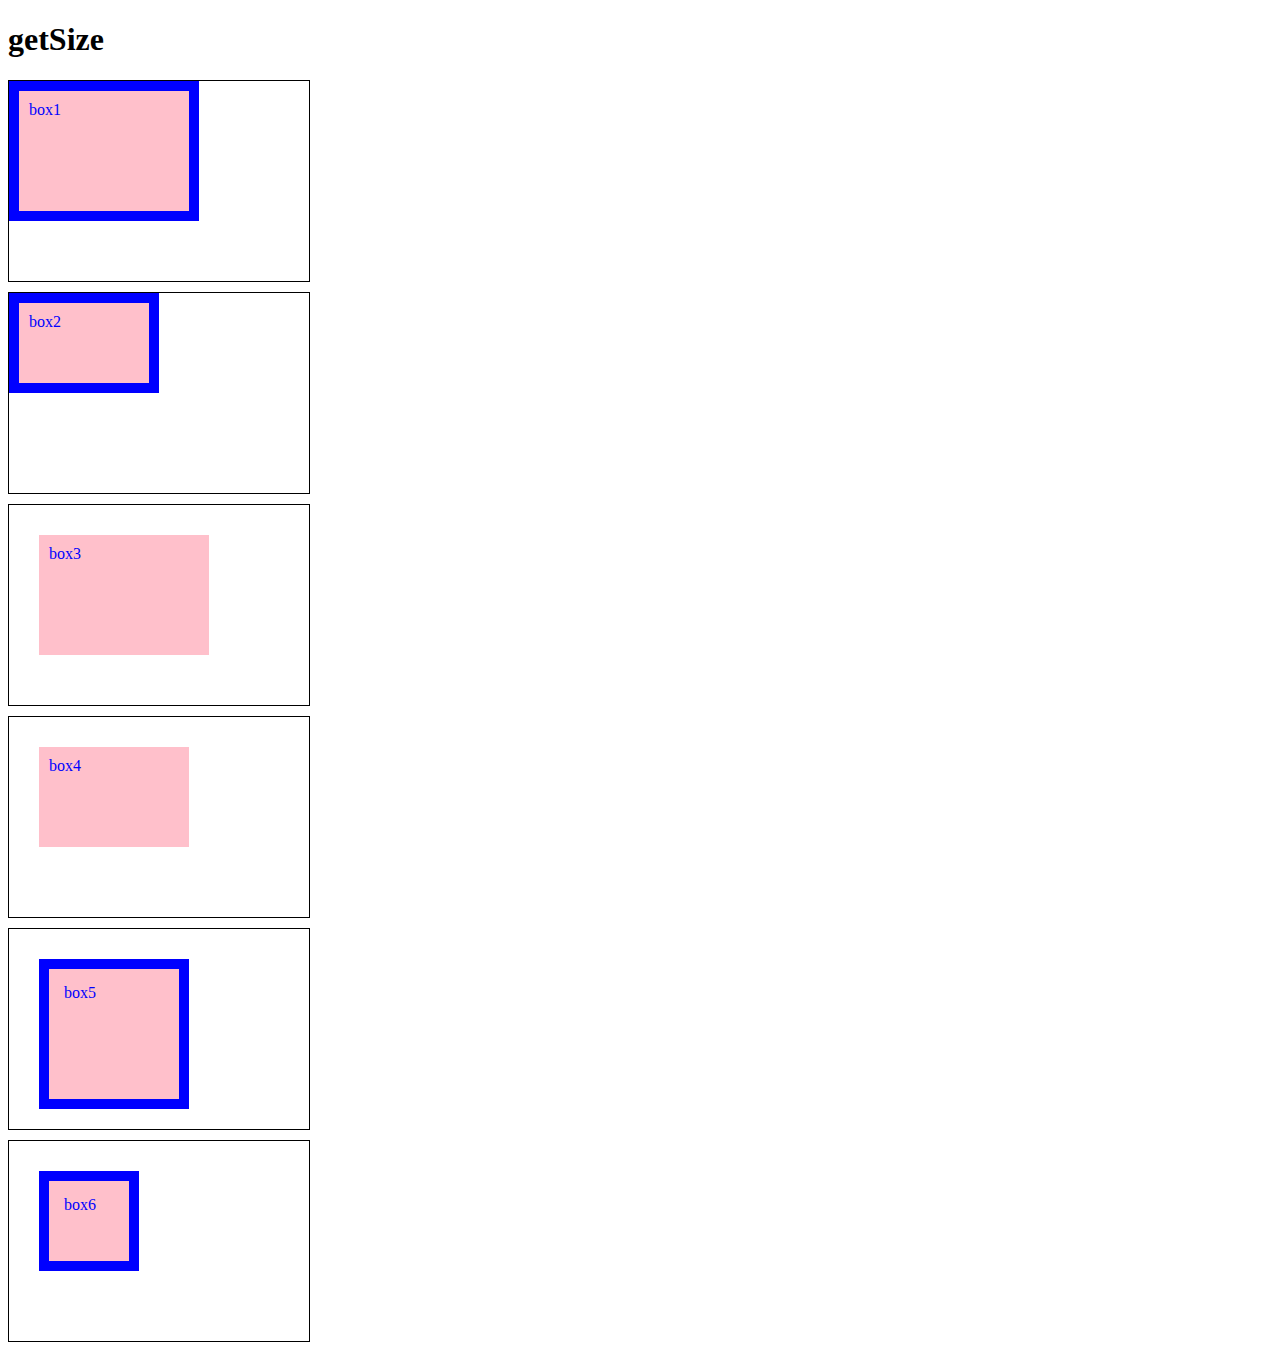
<file: bower_components/get-size/index.html>
<!doctype html>
<html>
<head>
  <meta charset="utf-8">

  <title>getSize</title>

  <style>
    .container {
      width: 300px;
      height: 200px;
      margin-bottom: 10px;
      border: 1px solid;
      position: relative;
    }

    .box {
      color: blue;
      background: pink;
    }

    .border-box {
      -webkit-box-sizing: border-box;
         -moz-box-sizing: border-box;
              box-sizing: border-box;
    }

    #box1, #box2 {
      width: 50%;
      height: 50%;
      border: 10px solid;
      padding: 10px;
    }

    #box3, #box4 {
       width: 50%;
       height: 50%;
       border: 0px solid;
       margin: 10%;
       padding: 10px;
     }

    #box5, #box6 {
       width: 100px;
       height: 100px;
       border: 10px solid;
       margin: 10%;
       padding: 5%;
     }

    </style>

</head>
<body>

  <h1>getSize</h1>

  <div class="container">
    <div id="box1" class="box">box1</div>
  </div>

  <div class="container">
    <div id="box2" class="box border-box">box2</div>
  </div>

  <div class="container">
    <div id="box3" class="box">box3</div>
  </div>

  <div class="container">
    <div id="box4" class="box border-box">box4</div>
  </div>

  <div class="container">
    <div id="box5" class="box">box5</div>
  </div>

  <div class="container">
    <div id="box6" class="box border-box">box6</div>
  </div>

  <script src="get-size.js"></script>

</body>
</html>
</file>
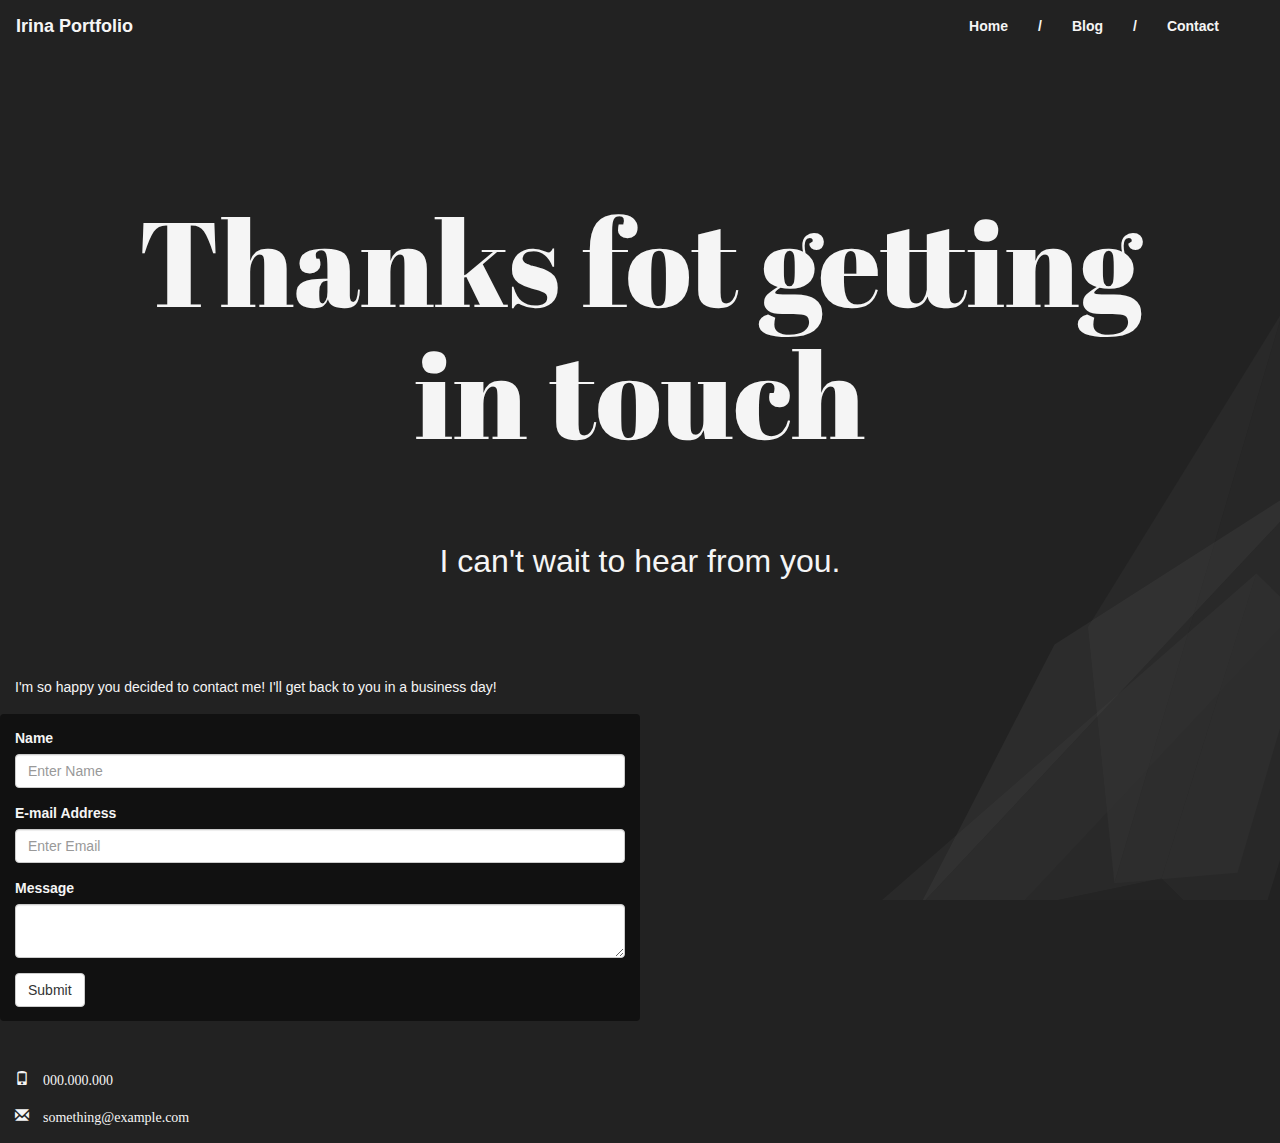
<file: contact.html>
<!doctype html>
<html class="no-js" lang="">
    <head>
        <meta charset="utf-8">
        <meta http-equiv="x-ua-compatible" content="ie=edge">
        <title></title>
        <meta name="description" content="">
        <meta name="viewport" content="width=device-width, initial-scale=1">

        <link rel="apple-touch-icon" href="apple-touch-icon.png">
        <!-- Place favicon.ico in the root directory -->

        <link rel="stylesheet" type="text/css" href="bower_components/bootstrap/dist/css/bootstrap.min.css">
        <link rel="stylesheet" href="css/normalize.css">
        <link rel="stylesheet" href="css/styles.css"> <!-- changed to styles.css-->

        <script src="js/vendor/modernizr-2.8.3.min.js"></script>
    </head>
    <body>
       
        <nav class="navbar" role='navigation'>
            <div class="container-fluid">
            <!-- Brand and toggle get grouped for better mobile display -->
                <div class="navbar-header">
                  <button type="button" class="navbar-toggle collapsed" data-toggle="collapse" data-target="#bs-example-navbar-collapse-1" aria-expanded="false">
                    <span class="sr-only">Toggle navigation</span>
                    <span class="icon-bar"></span>
                    <span class="icon-bar"></span>
                    <span class="icon-bar"></span>
                  </button>
                <a class="navbar-brand" href="#">Irina Portfolio</a>
                </div>

            <!-- Collect the nav links, forms, and other content for toggling -->
            <div class="collapse navbar-collapse" id="bs-example-navbar-collapse-1">
              
              <ul class="nav navbar-nav navbar-right">
                <li><a href="home.html">Home</a></li>
                <li><a href="blog.html">Blog</a></li>
                <li><a href="contact.html">Contact</a></li>
              </ul>
            </div><!-- /.navbar-collapse -->
        </div><!-- /.container-fluid -->
    </nav>

    <div class='container-fluid text-center'>
        <div class='jumbotron'>
            <div class='row'>
                <div class='col-md-10 col-md-offset-1'>
                    <h1>Thanks fot getting in touch </h1>
                    <p class='lead'>
                    I can't wait to hear from you.
                    </p>
                </div>
            </div>
        </div>
    </div>

    <div class='container-fluid'>
        <div class='row'>
            <div class='col-md-6'>
                <p>
                   I'm so happy you decided to contact me! I'll get back to you in a business day! 
                </p>
            </div>
        </div>

        <div class='row'>
            <div class='col-md-6 contact-form'>
                <form>
                    <div class="form-group">
                        <label for="exampleInputName">Name</label>
                        <input type="text" class="form-control" id="exampleInputEmail1" placeholder="Enter Name">
                    </div>
                    <div class="form-group">
                        <label for="exampleInputEmail">E-mail Address</label>
                        <input type="email" class="form-control" id="exampleInputEmail" placeholder="Enter Email">
                    </div>
                    <div class="form-group">
                        <label for="exampleInputMessage">Message</label>
                        <textarea class='form-control' id='exampleInputMessage'></textarea>
                    </div>
                    <button type="submit" class="btn btn-default">Submit</button>
                </form>
            </div>
        </div>
    </div>     

    <div class='container-fluid site-footer'>
        <div class='row'>
            <div class='col-md-12'>
               <p>
                   <span class="glyphicon glyphicon-phone" aria-hidden="true"> 000.000.000</span>
               </p> 
               <p>
                   <span class="glyphicon glyphicon-envelope" aria-hidden="true"> something@example.com</span>
               </p>
            </div>
        </div>
    </div>

        <script src="https://code.jquery.com/jquery-1.12.0.min.js"></script>
        <script>window.jQuery || document.write('<script src="js/vendor/jquery-1.12.0.min.js"><\/script>')</script>
        <!-- Collapse Menu -->
        <script src="bower_components/bootstrap/dist/js/bootstrap.min.js"></script> 
        <script src="bower_components/isotope/dist/isotope.pkgd.min.js"></script>

        <script src="js/plugins.js"></script>
        <script src="js/main.js"></script>

        <!-- Google Analytics: change UA-XXXXX-X to be your site's ID. -->
        <script>
            (function(b,o,i,l,e,r){b.GoogleAnalyticsObject=l;b[l]||(b[l]=
            function(){(b[l].q=b[l].q||[]).push(arguments)});b[l].l=+new Date;
            e=o.createElement(i);r=o.getElementsByTagName(i)[0];
            e.src='https://www.google-analytics.com/analytics.js';
            r.parentNode.insertBefore(e,r)}(window,document,'script','ga'));
            ga('create','UA-XXXXX-X','auto');ga('send','pageview');
        </script>
    </body>
</html>
</file>
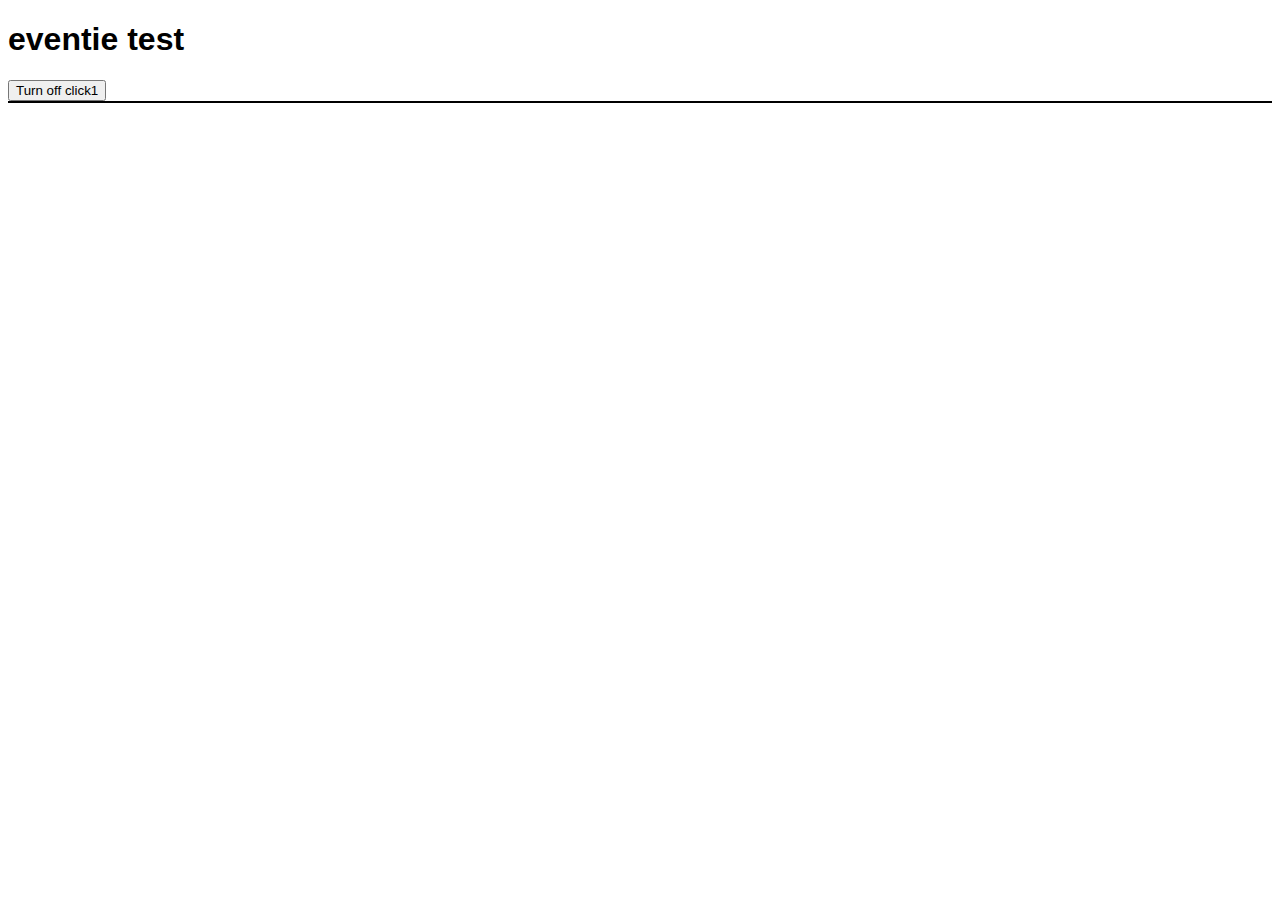
<file: bower_components/eventie/test.html>
<!doctype html>
<html>
<head>
  <meta charset="utf-8">

  <title>eventie test</title>
<style>
html, body { height: 100%; }

body { font-family: sans-serif; }

#output {
  font-size: 12px;
  border: 1px solid;
}
</style>

<script src="eventie.js"></script>
<script>
( function() {

var output;

function addText( message ) {
  output.innerHTML += '\<br\>' + message;
}

function Handler() {
  this.firstName = 'Ralph';
}

Handler.prototype.handleEvent = function( event ) {
  addText( this.firstName + ' handler on ' + event.type + ' at ' + (new Date()).getTime() );
};

function onClick1() {
  addText('click 1 on ' + this.nodeName + ' at ' + (new Date()).getTime() );
}

window.onload = function() {
  output = document.getElementById('output');
  var hndlr = new Handler();
    
  eventie.bind( document.body, 'click', onClick1 );
  eventie.bind( document.body, 'click', hndlr );
  eventie.bind( document.getElementById('turn-off'), 'click', function() {
    eventie.unbind( document.body, 'click', onClick1 );  
  }, false );

  function onResize() {
    console.log('resize');
  }

  eventie.bind( window, 'resize', onResize );
  eventie.unbind( window, 'resize', onResize );

  ( function() {
    var img = new Image();
    eventie.bind( img, 'load', function( event ) {
      var isImg = event.target === img;
      addText('img event.target is img: ' + isImg );
    });
    var w = Math.floor( Math.random() * 200 ) + 400;
    var h = Math.floor( Math.random() * 200 ) + 400;
    img.src = 'http://lorempixel.com/' + w + '/' + h;
  })();

};

})();
</script>

</head>
<body>

  <h1>eventie test</h1>

  <button id="turn-off">Turn off click1 </button>
  <div id="output"></div>

</body>
</html>
</file>
<file: css/styles.css>
@import 'main.css';
@import url('https://fonts.googleapis.com/css?family=Open+Sans:300,400,700');
@import url('https://fonts.googleapis.com/css?family=Abril+Fatface');

html {
	background: #222 url(../img/abstract-bg.svg) bottom right no-repeat;
	height: 100%; /*always visible*/
	background-attachment: fixed; /*never scrolls with the page*/
	overflow-y: scroll; /* a scroll in the right that will be present no matter what */
}

body {
	background: none;
	line-height: 1.5;
	color: #f5f5f5;
	font-family: 'Source Sans Pro', sans-serif;
}

h1, h2, h3, h4, h5, h6 {
	font-family: 'Abril Fatface', cursive;
	margin-top: 0;
}

p {
	margin-bottom: 1rem;
}

/* Overwrite bootstrap styles */
.navbar-brand, .navbar-nav>li>a {
	color: #f5f5f5;
	font-weight: bold;
}

/* give another color when the navbar is hover */
.navbar-brand:hover, .navbar-nav>li>a:hover {
	color: #f5f5f5;
	font-weight: bold;
	background: none;
}

/* add space between the a in navbar*/
.navbar-nav>li>a:after {
	content: '/';
	margin-left: 30px;
}
 /* remove the last / */
.navbar-nav>li:last-child > a:after {
	content: '';
}

.navbar-toggle {
	background: #111;
}

.navbar-toggle .icon-bar {
	background: #f5f5f5;
}

.container .jumbotron, .container-fluid .jumbotron {
	padding-left: 0;
	padding-right: 0;
}

.jumbotron {
	background: none;
	margin-top: 75px;
}

.jumbotron h1 {
	font-size: 120px;
}

.jumbotron .lead {
	font-size: 32px;
}

.portfolio-title {
	padding: 10px 15px 10px 0;
	font-weight: bold;
}

.nav-pills>li.active>a, .nav-pills>li.active>a:focus, .nav-pills>li.active>a:hover {
	background: #111;
	color: #f5f5f5;
}

.nav-pills a {
	color: #f5f5f5;
	margin-bottom: 1rem;
}

.nav>li>a:focus, .nav>li>a:hover {
	background: none;
}

.portfolio-item {
	margin: 0 0 1rem 0;
}

.portfolio-item img {
	-webkit-filter: grayscale(100%);
	filter: grayscale(100%);
	border-radius: 4px;
}

.portfolio-item:hover img {
	-webkit-filter: grayscale(50%);
	filter: grayscale(50%);
}

.filtrable-portfolio {
	margin-bottom: 3rem;
}

.site-footer span {
	margin-right: 0.5em;
}

.site-footer {
	margin-bottom: 3rem;
}

/* BLOG STYLES */

.post {
	margin-bottom: 3rem;
}

.post {
	margin-bottom: 1rem;
}

.post img {
	-webkit-filter: grayscale(100%);
	filter: grayscale(100%);
	border-radius: 4px;
	margin-bottom: 1rem;
}

.post:hover img {
	-webkit-filter: grayscale(50%);
	filter: grayscale(50%);
}

.post-excerpt header h3 {
	margin-bottom: .25rem;
}

a {
	color: #4e9af3;
}

.post-excerpt header a {
	color: #f5f5f5;
}

.post-excerpt header a:hover {
	text-decoration: none;
}

.post-excerpt .post-meta, .post-excerpt .post-meta a {
	color: #838383;
}

.post-excerpt .post-meta a {
	border-bottom: 1px dotted #111;
}

.post-excerpt .post-meta a:hover {
	color: #f5f5f5;
	border: 0;
}

.sidebar {
	margin-bottom: 1rem;
}

.sidebar .widget {
	margin-bottom: 3rem;
}

.sidebar ul {
	padding: 0;
	list-style: none; 
}

.sidebar li {
	margin-bottom: 0.5rem;
}

.sidebar li a {
	color: #696969;
}

.sidebar li a:hover {
	text-decoration: none;
	border-bottom: 1px dotted #838383;
}

.sidebar img {
	margin-bottom: 1rem;
	border-radius: 4px;
	-webkit-filter: grayscale(100%);
	filter: grayscale(100%);
}

.sidebar img:hover {
	-webkit-filter: grayscale(50%);
	filter: grayscale(50%);
}

.contact-form {
	background: #111;
	padding-top: 1em;
	padding-bottom: 1em;
	border-radius: 4px;
	margin-bottom: 3rem;
}

/*add media to remove some styles */

@media (max-width: 992px) {
	.jumbotron h1 {
		font-size: 72px;
	}
}

@media (max-width: 768px) {
	.navbar-nav>li>a:after {
		content: '';
	}
	/* inside the collapse menu */
	.navbar-nav>li>a {
		background: #111;
		border-radius: 4px;
		margin-bottom: 3px;
	}
	.jumbotron h1 {
		font-size: 40px;
	}
	.jumbotron .lead {
		font-size: 20px;
	} 
}
</file>
